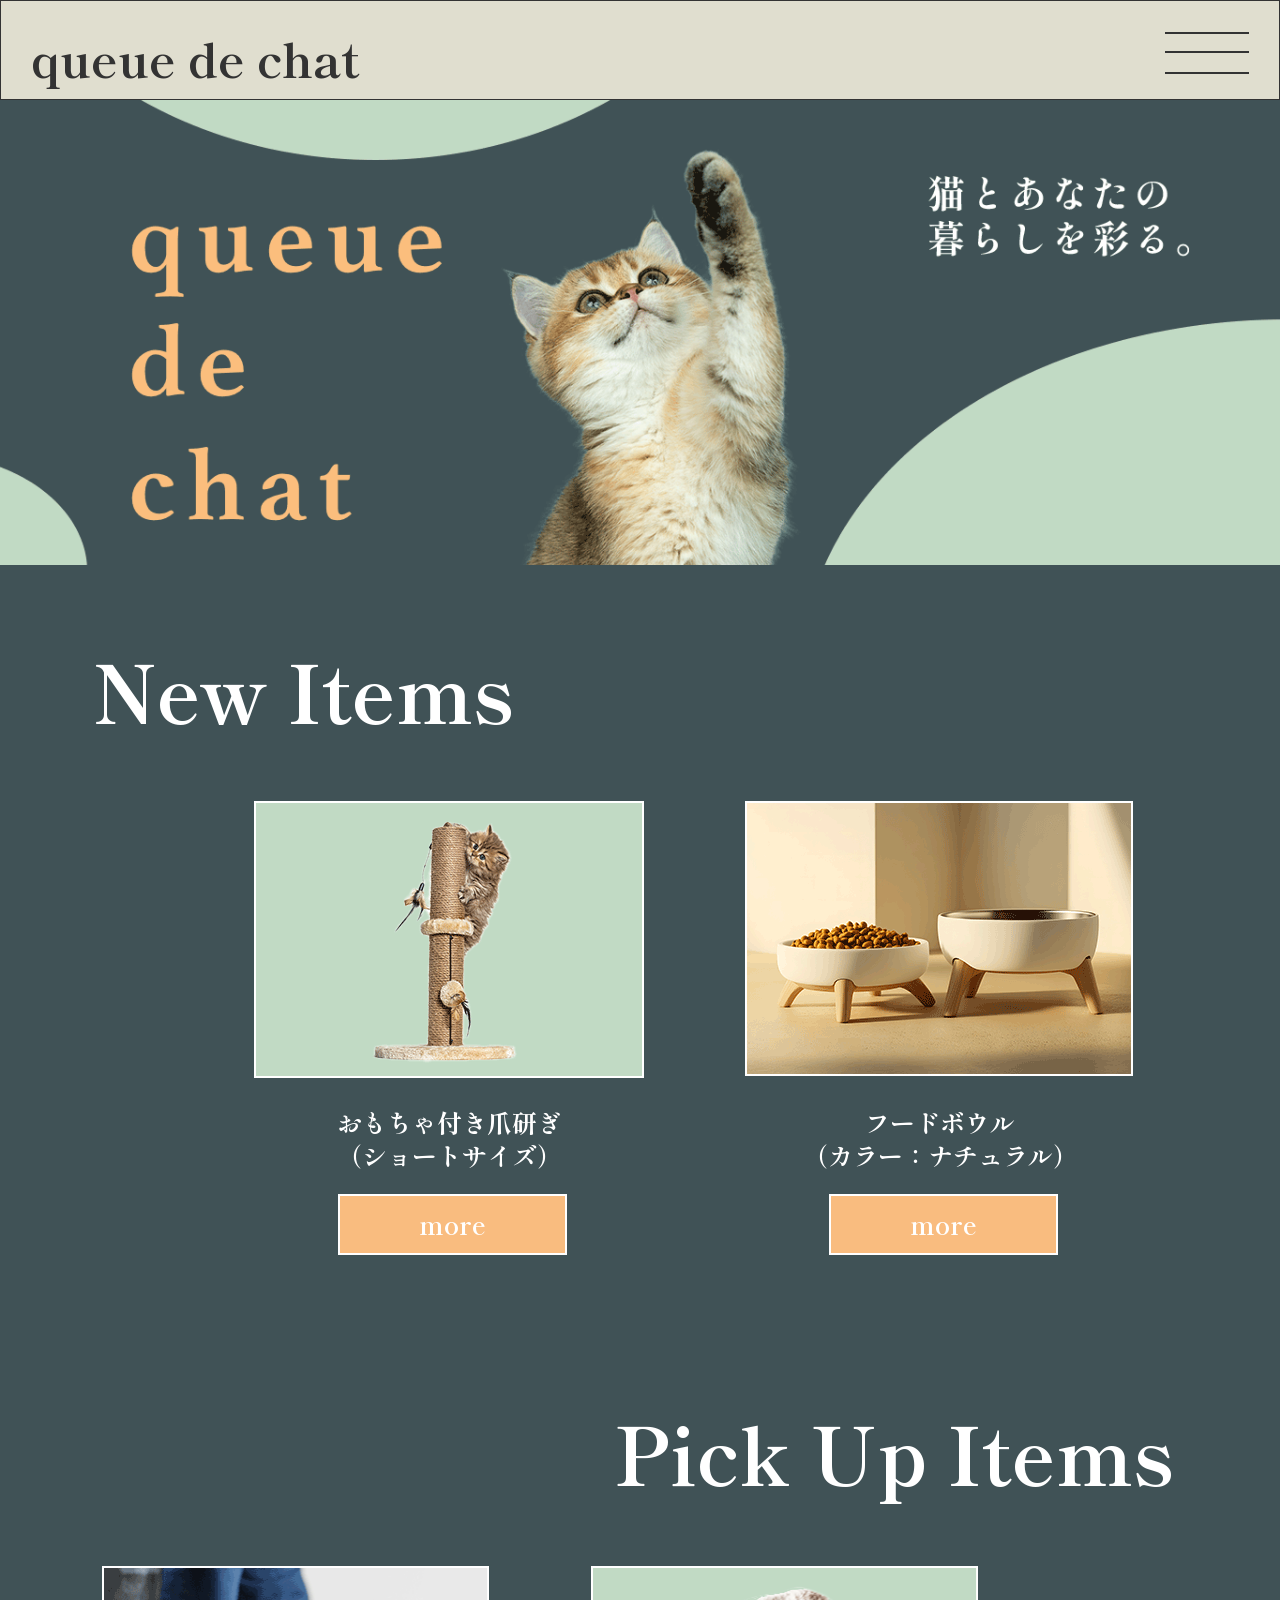
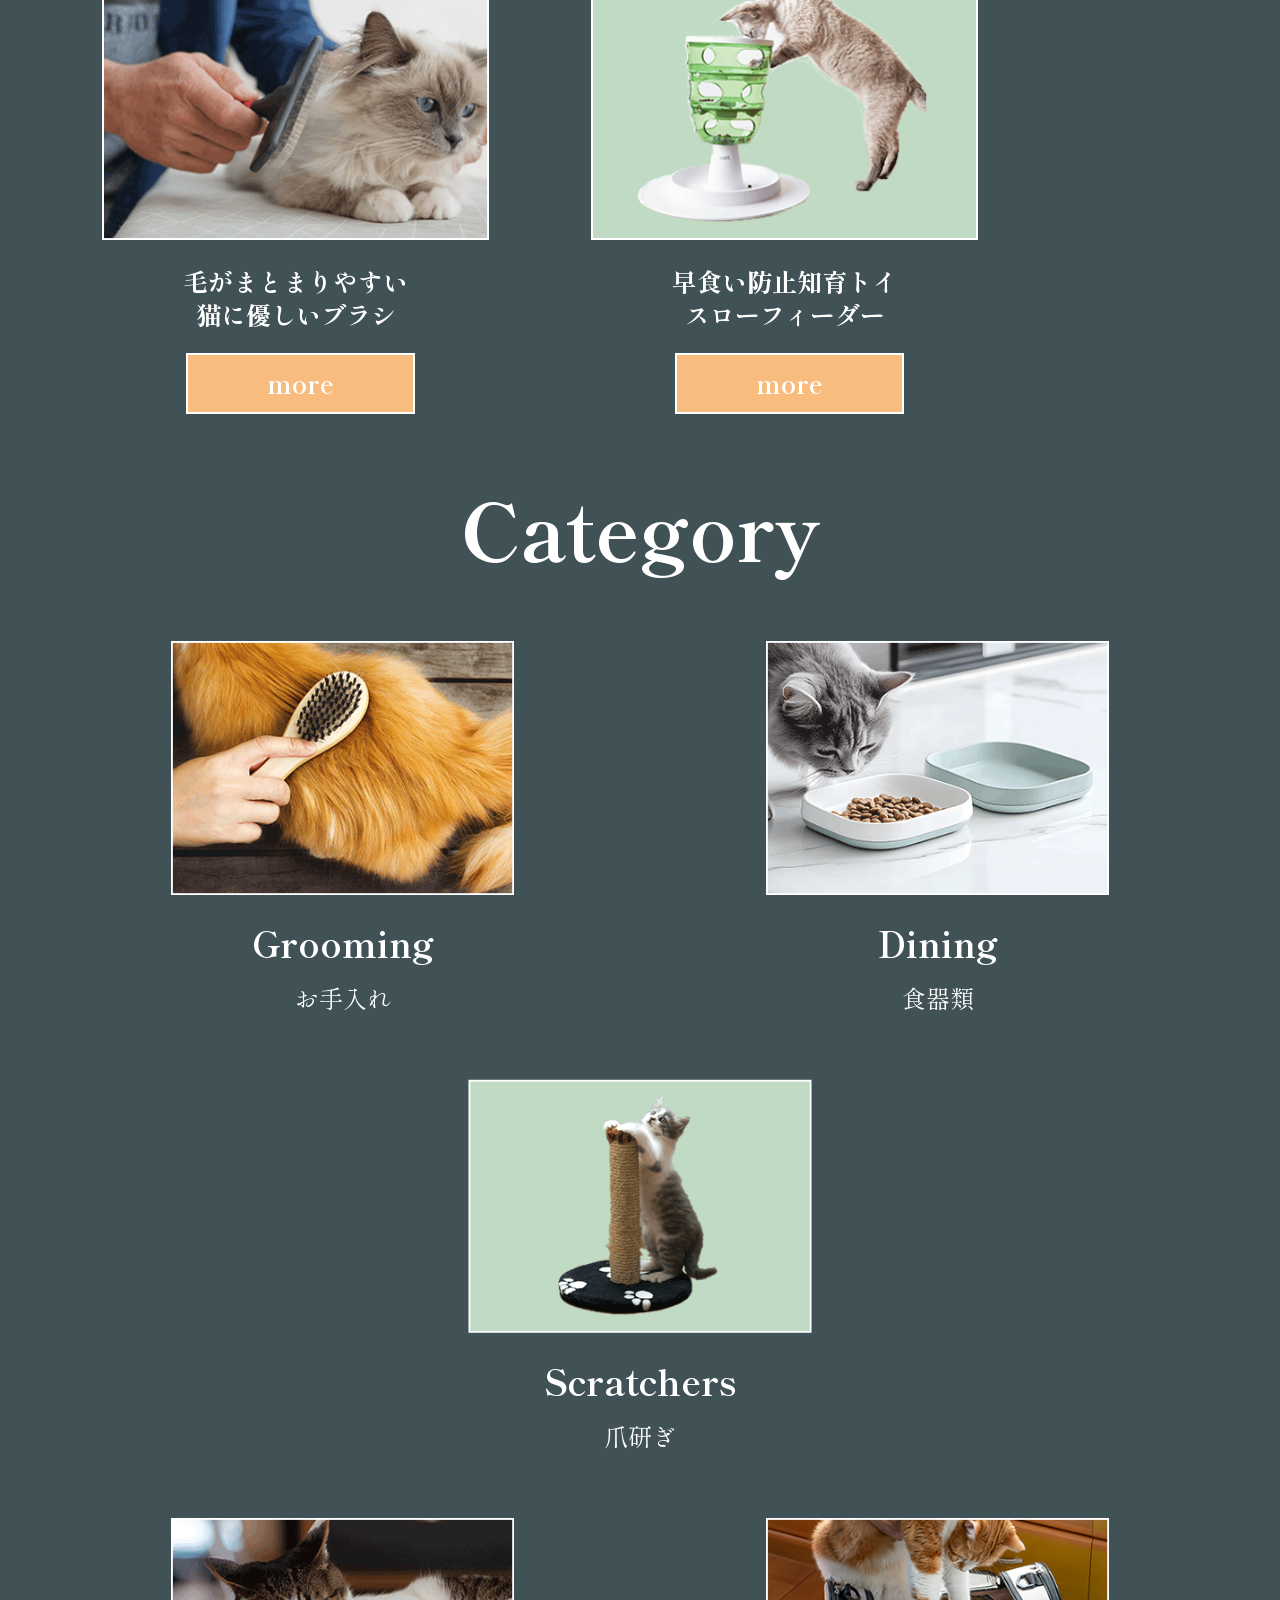
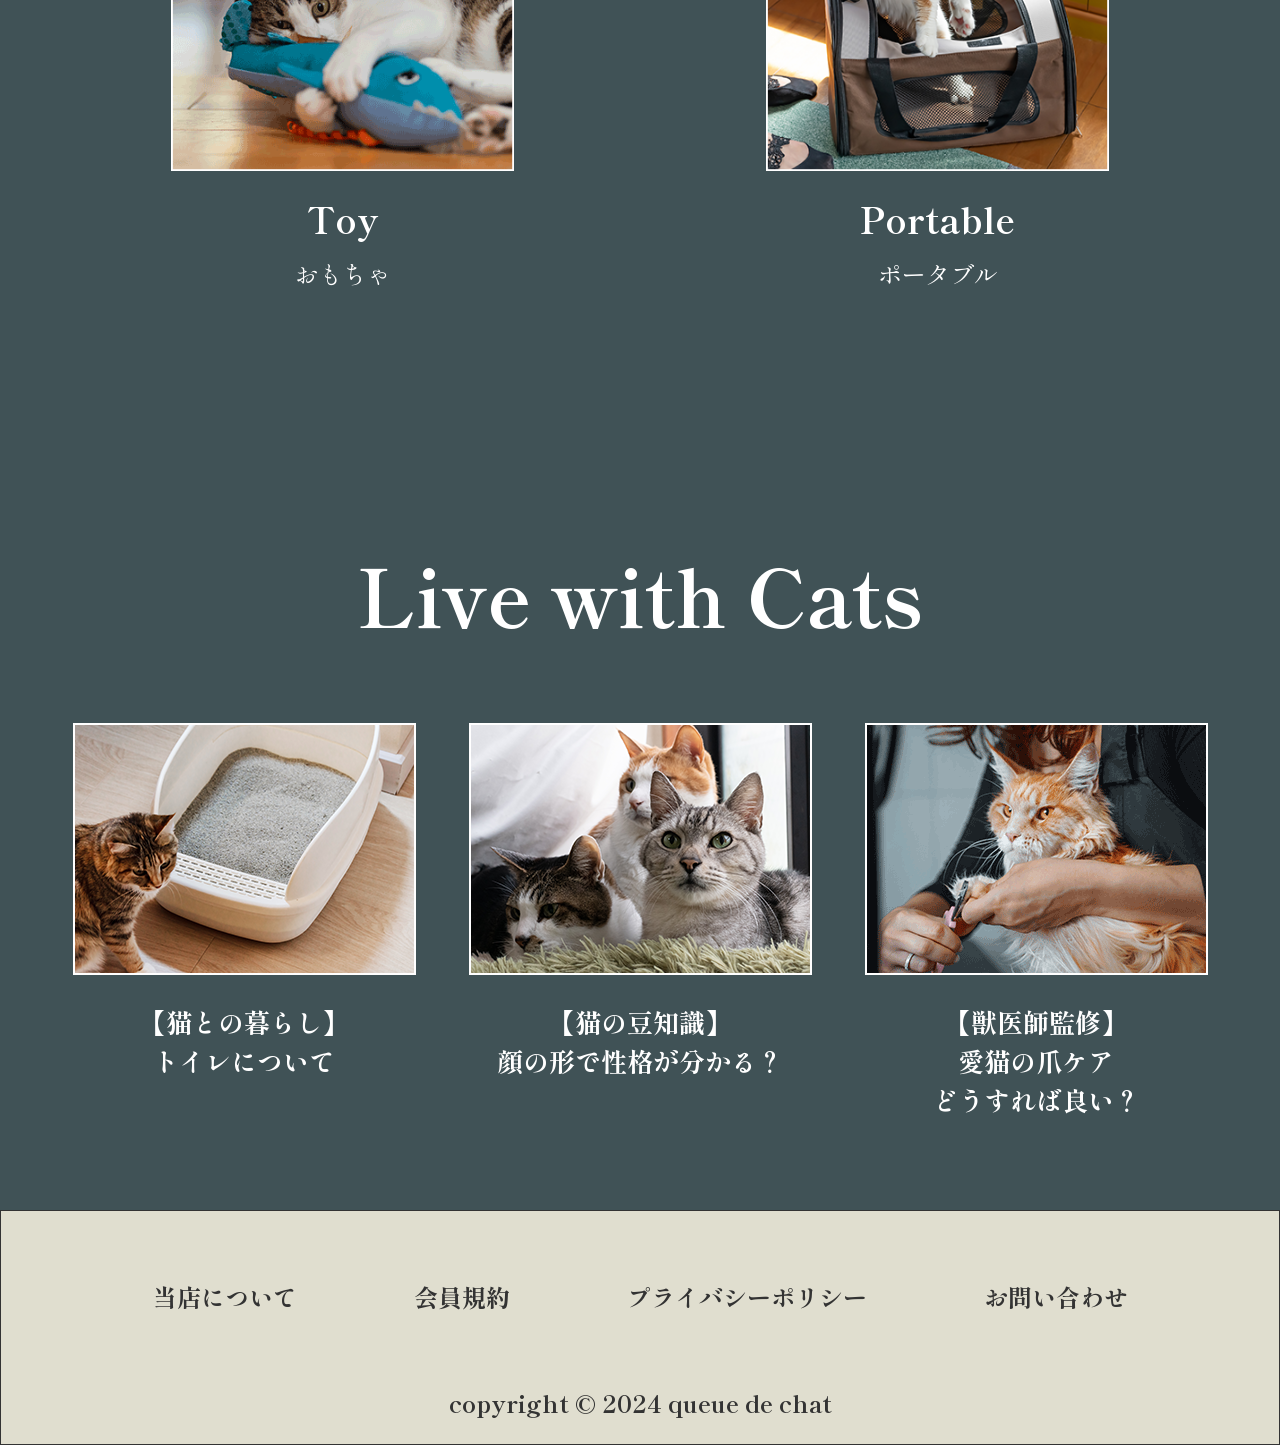
<file: index.html>
<!DOCTYPE html>
<html lang="ja">

<head>
    <meta charset="UTF-8">
    <meta name="viewport" content="width=device-width, initial-scale=1">
    <link rel="stylesheet" href="style.css" type="text/css">
    <title>queue de chat</title>
    <meta name="description" content="猫とあなたの暮らしを彩る。">
    <meta name="keywords" content="猫、オンライン、ショップ、動物、ペット">
    <link rel="preconnect" href="https://fonts.googleapis.com">
    <link rel="preconnect" href="https://fonts.gstatic.com" crossorigin>
    <link href="https://fonts.googleapis.com/css2?family=Shippori+Mincho:wght@400;700&display=swap" rel="stylesheet">
    <script src="https://ajax.googleapis.com/ajax/libs/jquery/3.3.1/jquery.min.js"></script>
    <script>
    $(function(){
        $('#hamburger').on('click',function(){
        $('#hamburger').toggleClass("open");
            $('#header-menu,#overlay').slideToggle();
        });
        // メニュー内のリンクを押したらメニューを閉じる
        $('#header-menu a').on('click',function(){
            $('#hamburger').removeClass("open");
            $('#header-menu,#overlay').hide();
        });
    });
</script>       
</head>

<body>
<!-- ヘッダーここから -->
<header>
    <div id="header_inner">
        <h1>queue de chat</h1>
        <nav id="header-nav">
            <ul id="header-menu">
                <li><a href="products.html">Products</a></li>
                <li><a href="index.html#category">Category</a></li>
                <li><a href="about_us.html">About Us</a></li>
                <li><a href="login.html">Log In</a></li>
            </ul>
        </nav>
        <div id="overlay"></div>
        <div id="hamburger" class="hamburger">
            <span></span>
            <span></span>
            <span></span>
        </div>
    </div>
</header>
<!-- ヘッダーここまで -->

<!-- ファーストビューここから -->
<div id="firstview"></div>
<!-- ファーストビューここまで -->

<!-- 新商品ここから -->
<div id="newitems">
    <h2>New Items</h2>
    <ul>
        <li>
            <dl>
                <dt><img src="images/scratchers_1.png" alt="おもちゃ付き爪研ぎ（ショートサイズ）"></dt>
                <dd class="productname">おもちゃ付き爪研ぎ<br>（ショートサイズ）</dd>
                <a class="productlink" href="#">more</a>
            </dl>
        </li>
        <li>
            <dl>
                <dt><img src="images/foodbowl.png" alt="フードボウル（カラー：ナチュラル）"></dt>
                <dd class="productname">フードボウル<br>（カラー：ナチュラル）</dd>
                <a class="productlink" href="#">more</a>
            </dl>
        </li>
    </ul>
</div>
<!-- 新商品ここまで -->

<!-- おすすめここから -->
<div id="pickup">
    <h2>Pick Up Items</h2>
    <ul>
        <li>
            <dl>
                <dt><img src="images/brush.png" alt="毛がまとまりやすい猫に優しいブラシ"></dt>
                <dd class="productname">毛がまとまりやすい<br>猫に優しいブラシ</dd>
                <a class="productlink" href="#">more</a>
            </dl>
        </li>
        <li>
            <dl>
                <dt><img src="images/slowfeeder.png" alt="早食い防止知育トイスローフィーダー"></dt>
                <dd class="productname">早食い防止知育トイ<br>スローフィーダー</dd>
                <a class="productlink" href="#">more</a>
            </dl>
        </li>
    </ul>

</div>
<!-- おすすめここまで -->

<!-- カテゴリーここから -->
<div id="category">
    <h2>Category</h2>
    <div class="x-container">
    <ul>
        <li class="box box1">
            <dl>
                <dt><a href="#"><img src="images/grooming.png" alt="お手入れ"></a></dt>
                <dd>Grooming</dd>
                <span>お手入れ</span>
            </dl>
        </li>
        <li class="box box2">
            <dl>
                <dt><a href="#"><img src="images/dishware.png" alt="食器類"></a></dt>
                <dd>Dining</dd>
                <span>食器類</span>
            </dl>
        </li>
        <li class="box center-box">
            <dl>
                <dt><a href="#"><img src="images/scratchers_2.png" alt="爪研ぎ"></a></dt>
                <dd>Scratchers</dd>
                <span>爪研ぎ</span>
            </dl>
        </li>
        <li class="box box3">
            <dl>
                <dt><a href="#"><img src="images/toy.png" alt="おもちゃ"></a></dt>
                <dd>Toy</dd>
                <span>おもちゃ</span>
            </dl>
        </li>
        <li class="box box4">
            <dl>
                <dt><a href="#"><img src="images/portable.png" alt="ポータブル"></a></dt>
                <dd>Portable</dd>
                <span>ポータブル</span>
            </dl>
        </li>
    </ul>
    </div>
</div>
<!-- カテゴリーここまで -->

<!-- コラムここから -->
<div id="column">
    <h2>Live with Cats</h2>
    <ul>
        <li>
            <dl>
                <dt><a href="#"><img src="images/toilet.png" alt="猫との暮らし"></a></dt>
                <dd>【猫との暮らし】<br>トイレについて</dd>
            </dl>
        </li>
        <li>
            <dl>
                <dt><a href="#"><img src="images/trivia.png" alt="猫の健康管理"></a></dt>
                <dd>【猫の豆知識】<br>顔の形で性格が分かる？</dd>
            </dl>
        </li>
        <li>
            <dl>
                <dt><a href="#"><img src="images/nailcare.png" alt="猫の健康管理"></a></dt>
                <dd>【獣医師監修】<br>愛猫の爪ケア<br>どうすれば良い？</dd>
                
            </dl>
        </li>
    </ul>
</div>
<!-- コラムここまで -->

<!-- フッターここから -->
<footer>
        <ul>
            <li><a href="#">当店について</a></li>
            <li><a href="#">会員規約</a></li>
            <li><a href="#">プライバシーポリシー</a></li>
            <li><a href="#">お問い合わせ</a></li>
        </ul>
        <p>copyright © 2024 queue de chat</p>
</footer>
<!-- フッターここまで -->
</body>


</html>
</file>
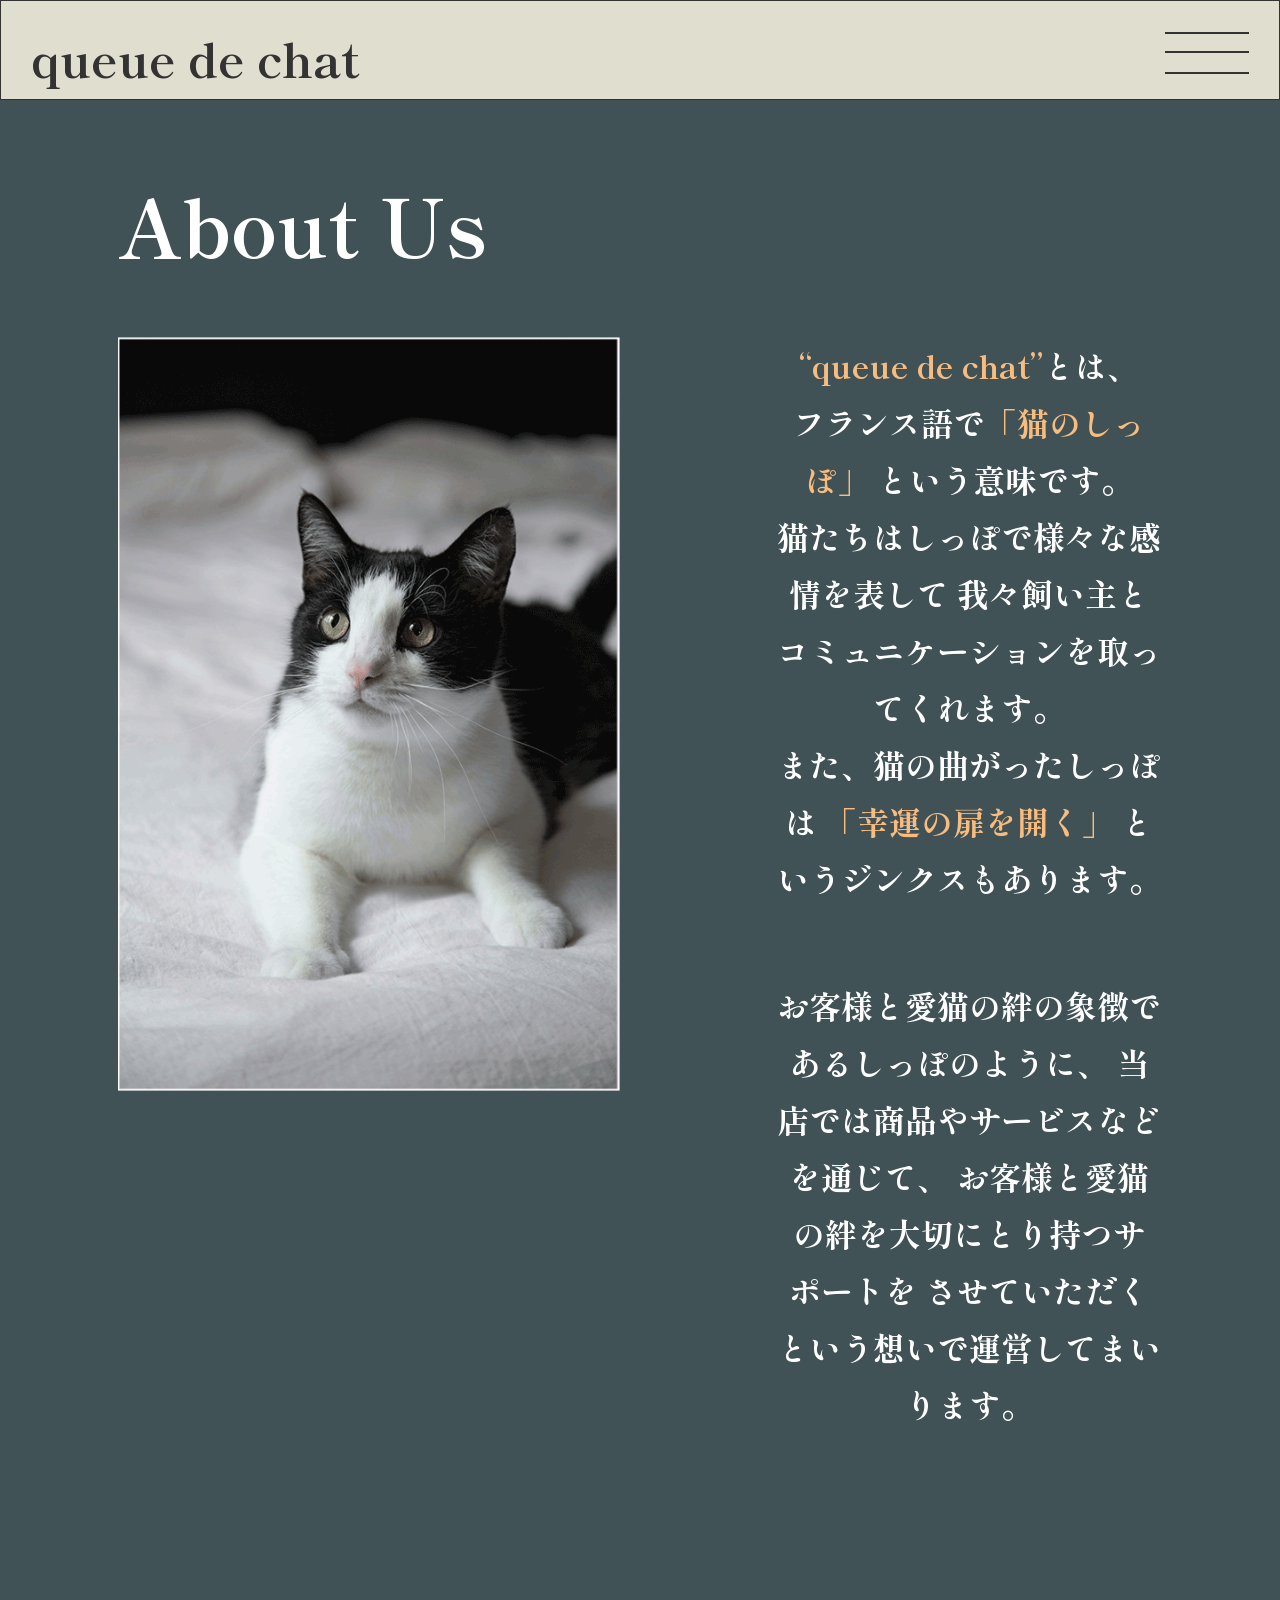
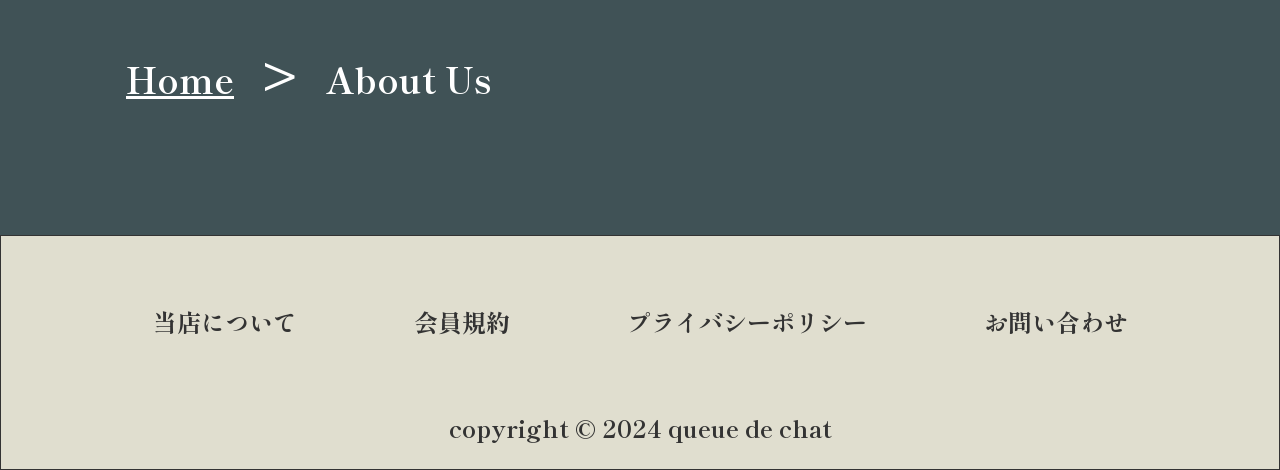
<file: about_us.html>
<!DOCTYPE html>
<html lang="ja">

<head>
    <meta charset="UTF-8">
    <meta name="viewport" content="width=device-width, initial-scale=1">
    <link rel="stylesheet" href="style.css" type="text/css">
    <title>queue de chat</title>
    <meta name="description" content="猫とあなたの暮らしを彩る。">
    <meta name="keywords" content="猫、オンライン、ショップ、動物、ペット">
    <link rel="preconnect" href="https://fonts.googleapis.com">
    <link rel="preconnect" href="https://fonts.gstatic.com" crossorigin>
    <link href="https://fonts.googleapis.com/css2?family=Shippori+Mincho:wght@400;700&display=swap" rel="stylesheet">
<script src="https://ajax.googleapis.com/ajax/libs/jquery/3.3.1/jquery.min.js"></script>
    <script>
    $(function(){
        $('#hamburger').on('click',function(){
        $('#hamburger').toggleClass("open");
            $('#header-menu,#overlay').slideToggle();
        });
        // メニュー内のリンクを押したらメニューを閉じる
        $('#header-menu a').on('click',function(){
            $('#hamburger').removeClass("open");
            $('#header-menu,#overlay').hide();
        });
    });
</script>       
</head>

<body>
<!-- ヘッダーここから -->
<header>
    <div id="header_inner">
        <h1>queue de chat</h1>

        <nav id="header-nav">
            <ul id="header-menu">
                <li><a href="products.html">Products</a></li>
                <li><a href="index.html#category">Category</a></li>
                <li><a href="about_us.html">About Us</a></li>
                <li><a href="login.html">Log In</a></li>
            </ul>
        </nav>
        <div id="overlay"></div>
        <div id="hamburger" class="hamburger">
            <span></span>
            <span></span>
            <span></span>
        </div>
    </div>
</header>
<!-- ヘッダーここまで -->


<!-- 自社紹介 ここから -->
<h2 class="about">About Us</h2>
<div class="detail">
    <div class="side_image"><img src="images/about_us.png" alt="About Us"></div>

    <div class="side_text">
    <p><span>“queue de chat”</span>とは、<br>
    フランス語で<span>「猫のしっぽ」</span>
    という意味です。<br>
    猫たちはしっぽで様々な感情を表して
    我々飼い主とコミュニケーションを取ってくれます。<br>
    また、猫の曲がったしっぽは
    <span>「幸運の扉を開く」</span>
    というジンクスもあります。</p>

    <p>お客様と愛猫の絆の象徴であるしっぽのように、
    当店では商品やサービスなどを通じて、
    お客様と愛猫の絆を大切にとり持つサポートを
    させていただくという想いで運営してまいります。</p>
    </div>

</div>
<!-- 自社紹介 ここまで -->

<!-- パンくずリスト ここから-->
<nav aria-label="Breadcrumb" class="breadcrumb">
    <ol>
        <li><a href="https://queue-de-chat.vercel.app/">Home</a></li>
        <li><span aria-current="page">About Us</span></li>
    </ol>
</nav>
<!-- パンくずリスト ここまで-->

<!-- フッターここから -->
<footer>
        <ul>
            <li><a href="#">当店について</a></li>
            <li><a href="#">会員規約</a></li>
            <li><a href="#">プライバシーポリシー</a></li>
            <li><a href="#">お問い合わせ</a></li>
        </ul>
        <p>copyright © 2024 queue de chat</p>
</footer>
<!-- フッターここまで -->
</body>


</html>
</file>
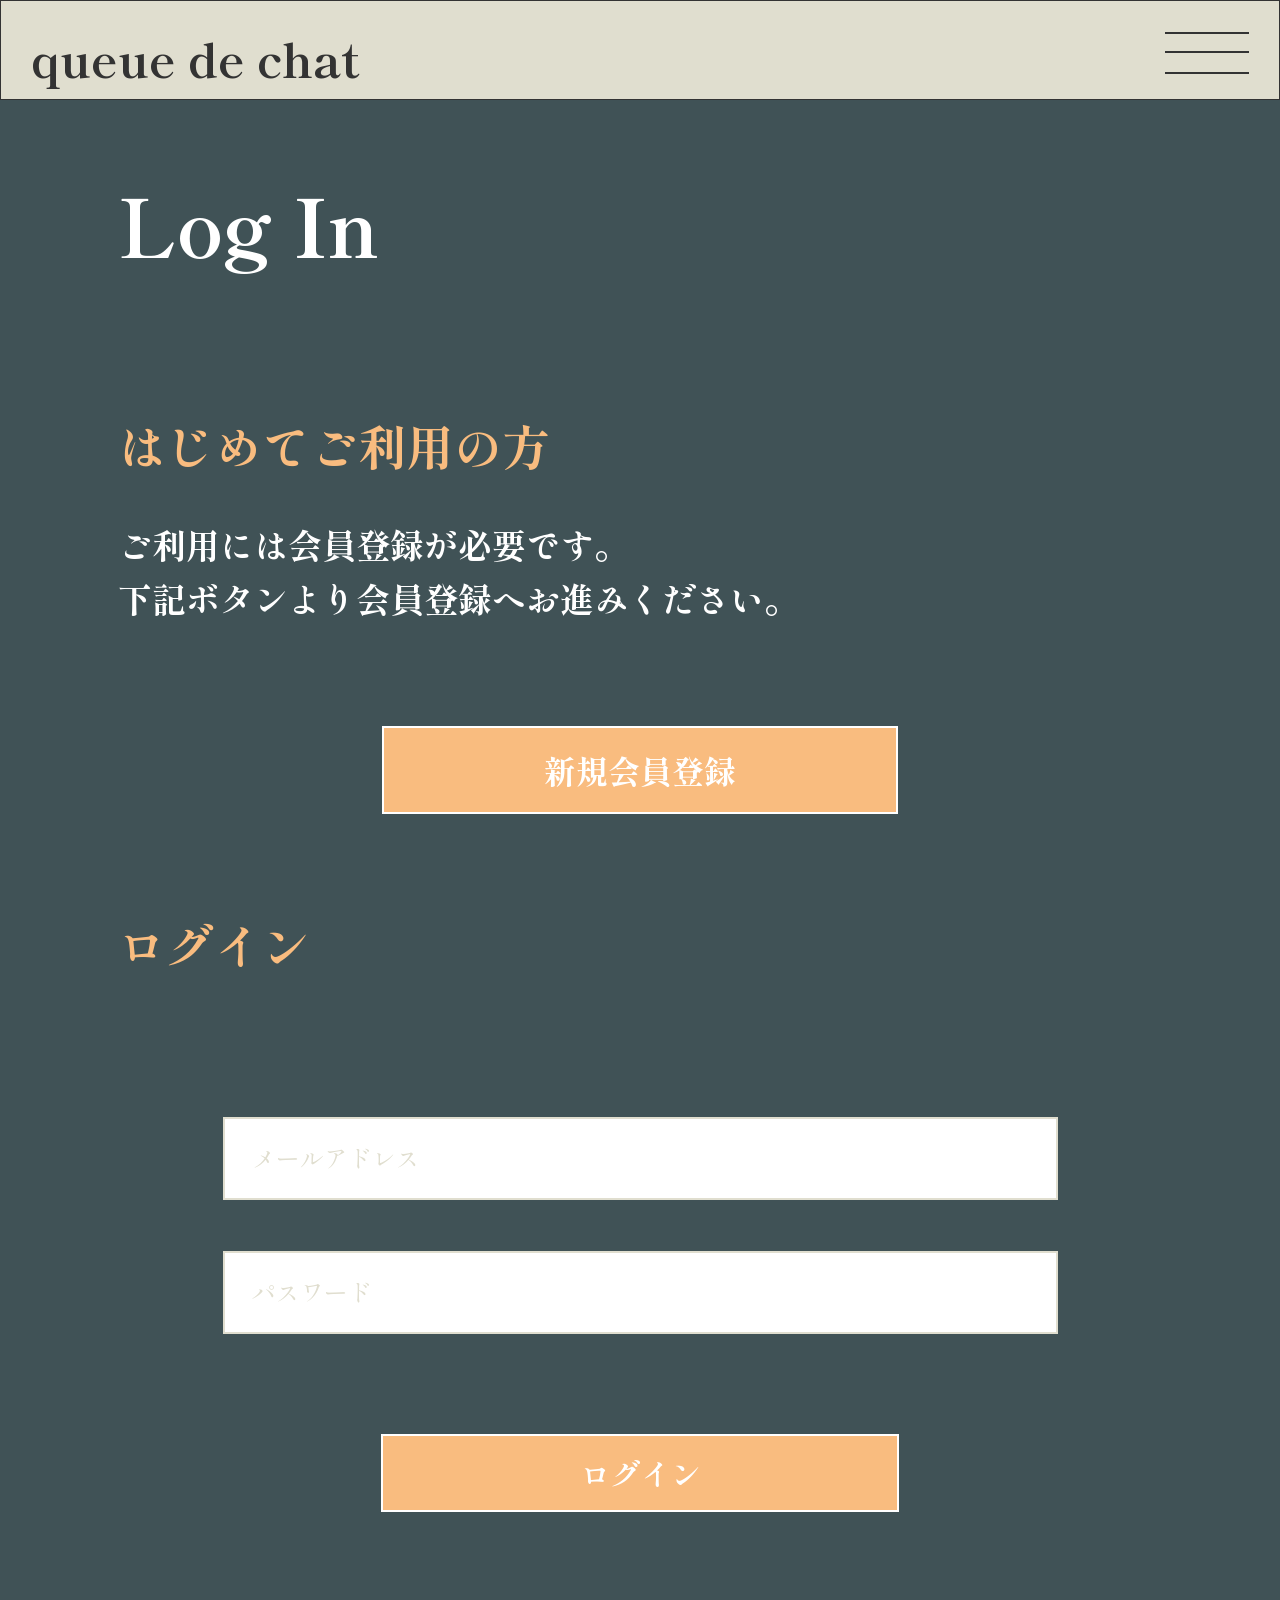
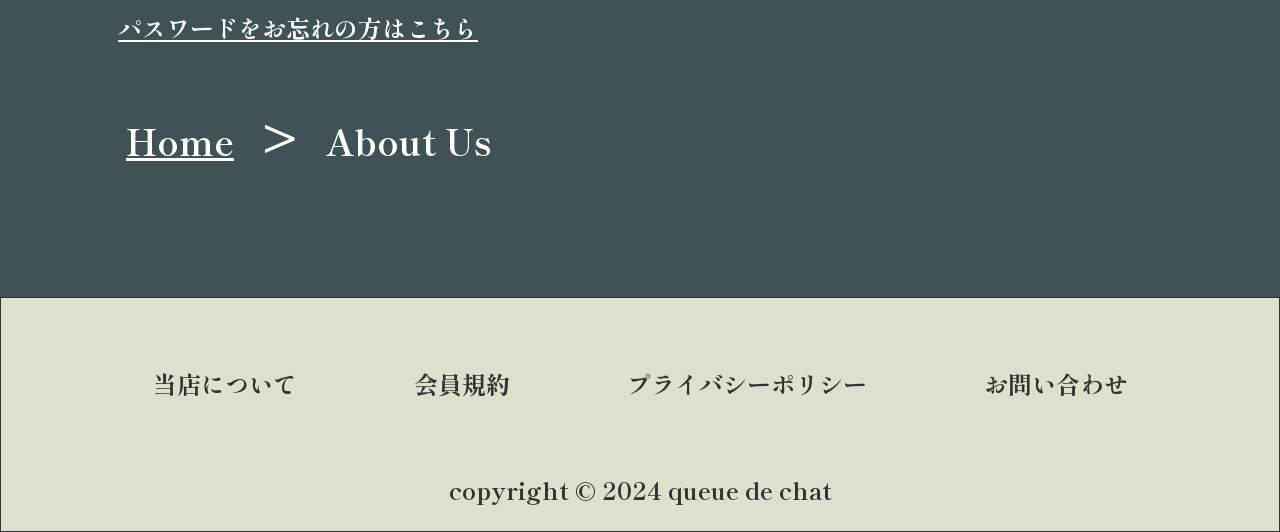
<file: login.html>
<!DOCTYPE html>
<html lang="ja">

<head>
    <meta charset="UTF-8">
    <meta name="viewport" content="width=device-width, initial-scale=1">
    <link rel="stylesheet" href="style.css" type="text/css">
    <title>queue de chat</title>
    <meta name="description" content="猫とあなたの暮らしを彩る。">
    <meta name="keywords" content="猫、オンライン、ショップ、動物、ペット">
    <link rel="preconnect" href="https://fonts.googleapis.com">
    <link rel="preconnect" href="https://fonts.gstatic.com" crossorigin>
    <link href="https://fonts.googleapis.com/css2?family=Shippori+Mincho:wght@400;700&display=swap" rel="stylesheet">
<script src="https://ajax.googleapis.com/ajax/libs/jquery/3.3.1/jquery.min.js"></script>
    <script>
    $(function(){
        $('#hamburger').on('click',function(){
        $('#hamburger').toggleClass("open");
            $('#header-menu,#overlay').slideToggle();
        });
        // メニュー内のリンクを押したらメニューを閉じる
        $('#header-menu a').on('click',function(){
            $('#hamburger').removeClass("open");
            $('#header-menu,#overlay').hide();
        });
    });
</script>       
</head>

<body>
<!-- ヘッダーここから -->
<header>
    <div id="header_inner">
        <h1>queue de chat</h1>

        <nav id="header-nav">
            <ul id="header-menu">
                <li><a href="products.html">Products</a></li>
                <li><a href="index.html#category">Category</a></li>
                <li><a href="about_us.html">About Us</a></li>
                <li><a href="login.html">Log In</a></li>
            </ul>
        </nav>
        <div id="overlay"></div>
        <div id="hamburger" class="hamburger">
            <span></span>
            <span></span>
            <span></span>
        </div>
    </div>
</header>
<!-- ヘッダーここまで -->


<!-- ログイン ここから -->
<div class="login_form">
    <h2>Log In</h2>
    <h3 class="membership_registration">はじめてご利用の方</h3>
    <p>ご利用には会員登録が必要です。<br>
    下記ボタンより会員登録へお進みください。</p>
    <a href="#" class="register_button">新規会員登録</a>

    <h3 class="membership_login">ログイン</h3>

    <form action="login.php" method="post">
        <div class="form_box_mail">
            <input type="email" id="email" name="email" required placeholder="メールアドレス">
        </div>

        <div class="form_box_password">
            <input type="password" id="password" name="password" required placeholder="パスワード">
        </div>
        <button type="submit">ログイン</button>
    </form>
</div>
    <p class="forgot_guide"><a href="#">パスワードをお忘れの方はこちら</a></p>

<!-- ログイン ここまで -->


<!-- パンくずリスト ここから-->
<nav aria-label="Breadcrumb" class="breadcrumb">
    <ol>
        <li><a href="https://queue-de-chat.vercel.app/">Home</a></li>
        <li><span aria-current="page">About Us</span></li>
    </ol>
</nav>
<!-- パンくずリスト ここまで-->

<!-- フッターここから -->
<footer>
        <ul>
            <li><a href="#">当店について</a></li>
            <li><a href="#">会員規約</a></li>
            <li><a href="#">プライバシーポリシー</a></li>
            <li><a href="#">お問い合わせ</a></li>
        </ul>
        <p>copyright © 2024 queue de chat</p>
</footer>
<!-- フッターここまで -->
</body>


</html>
</file>
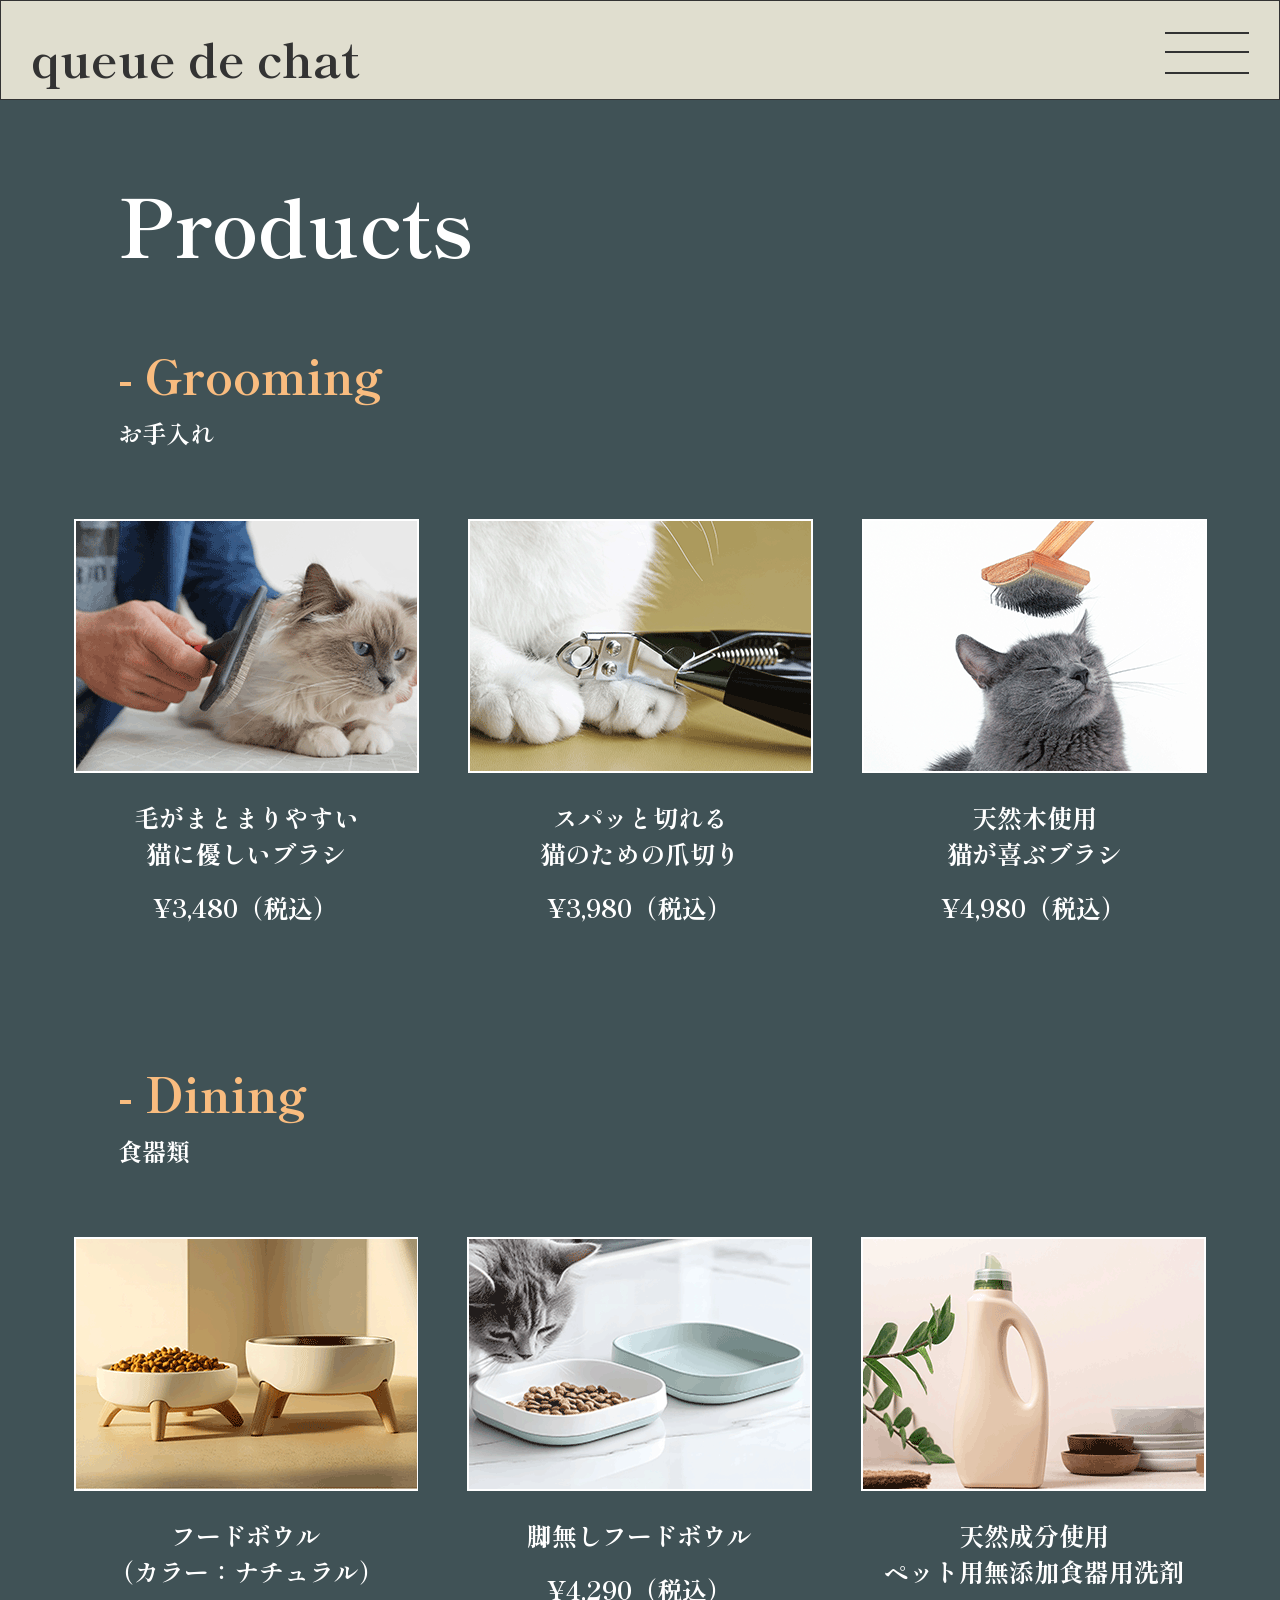
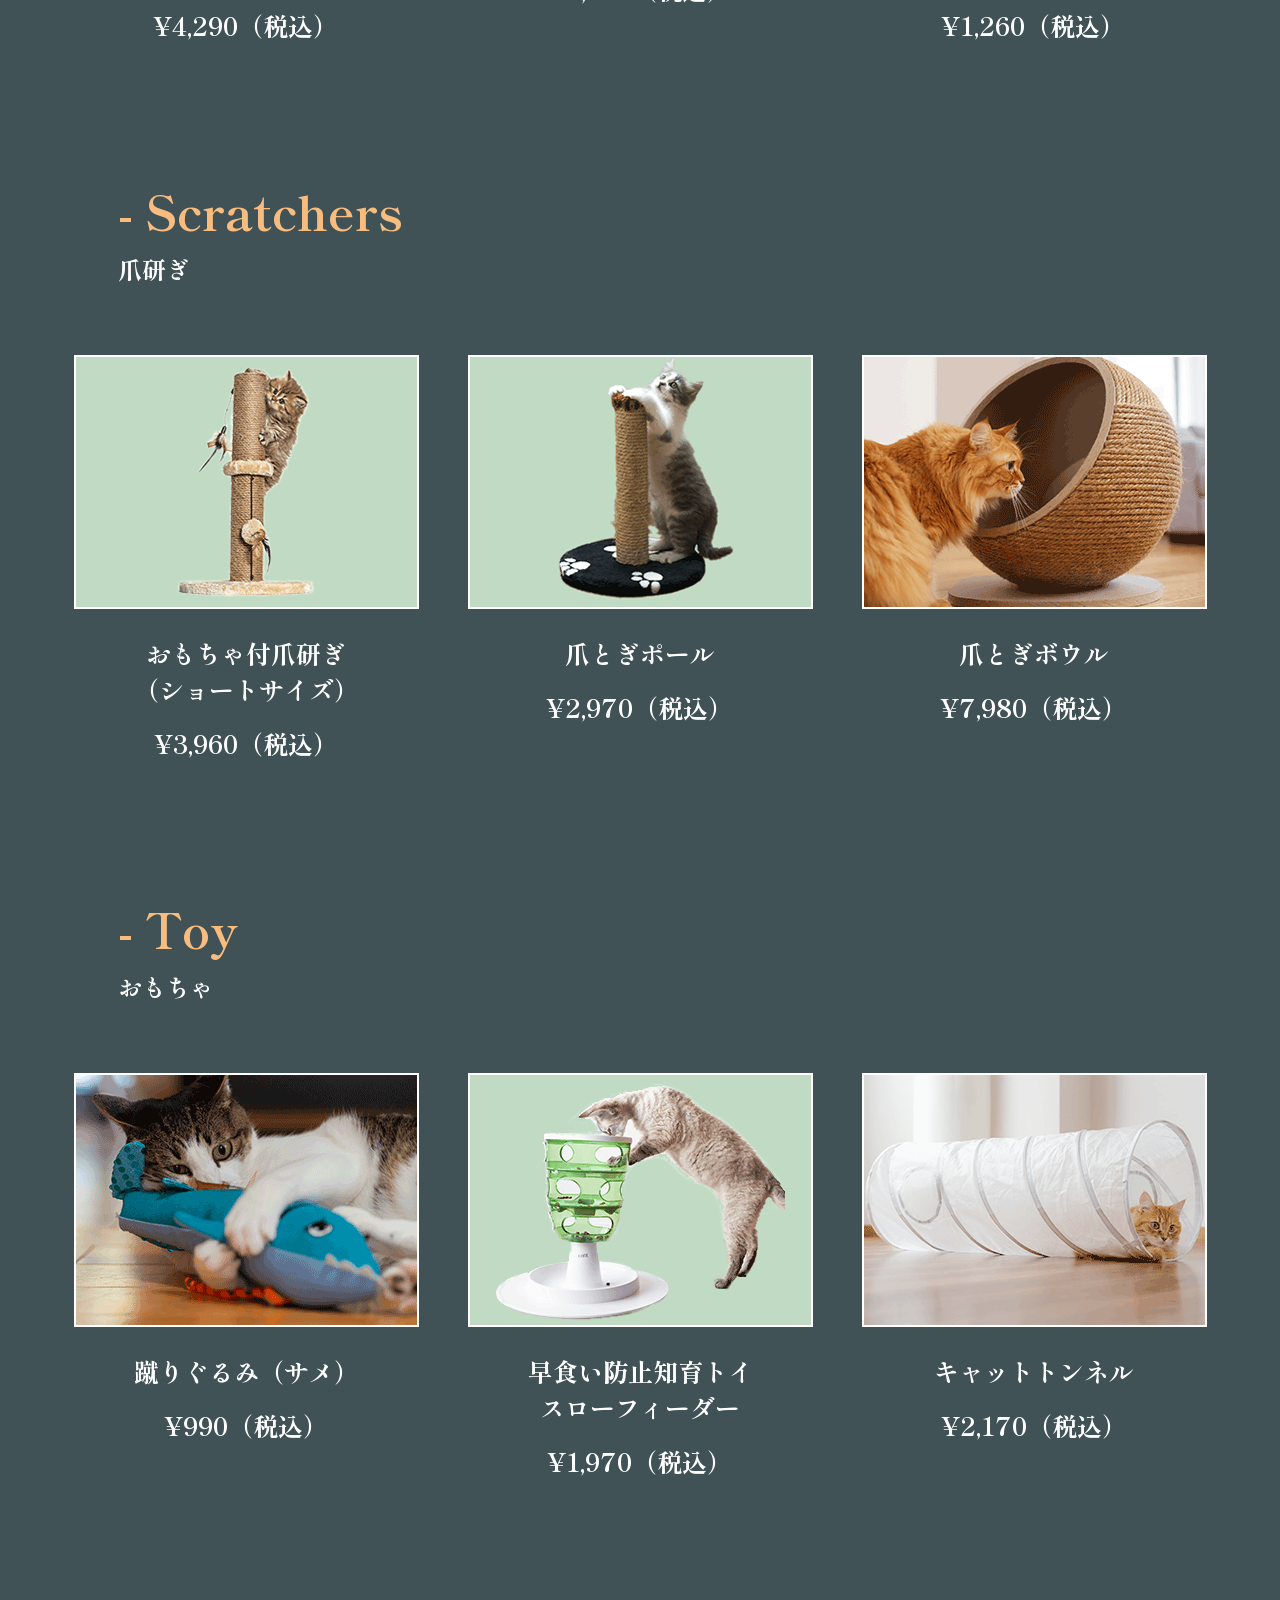
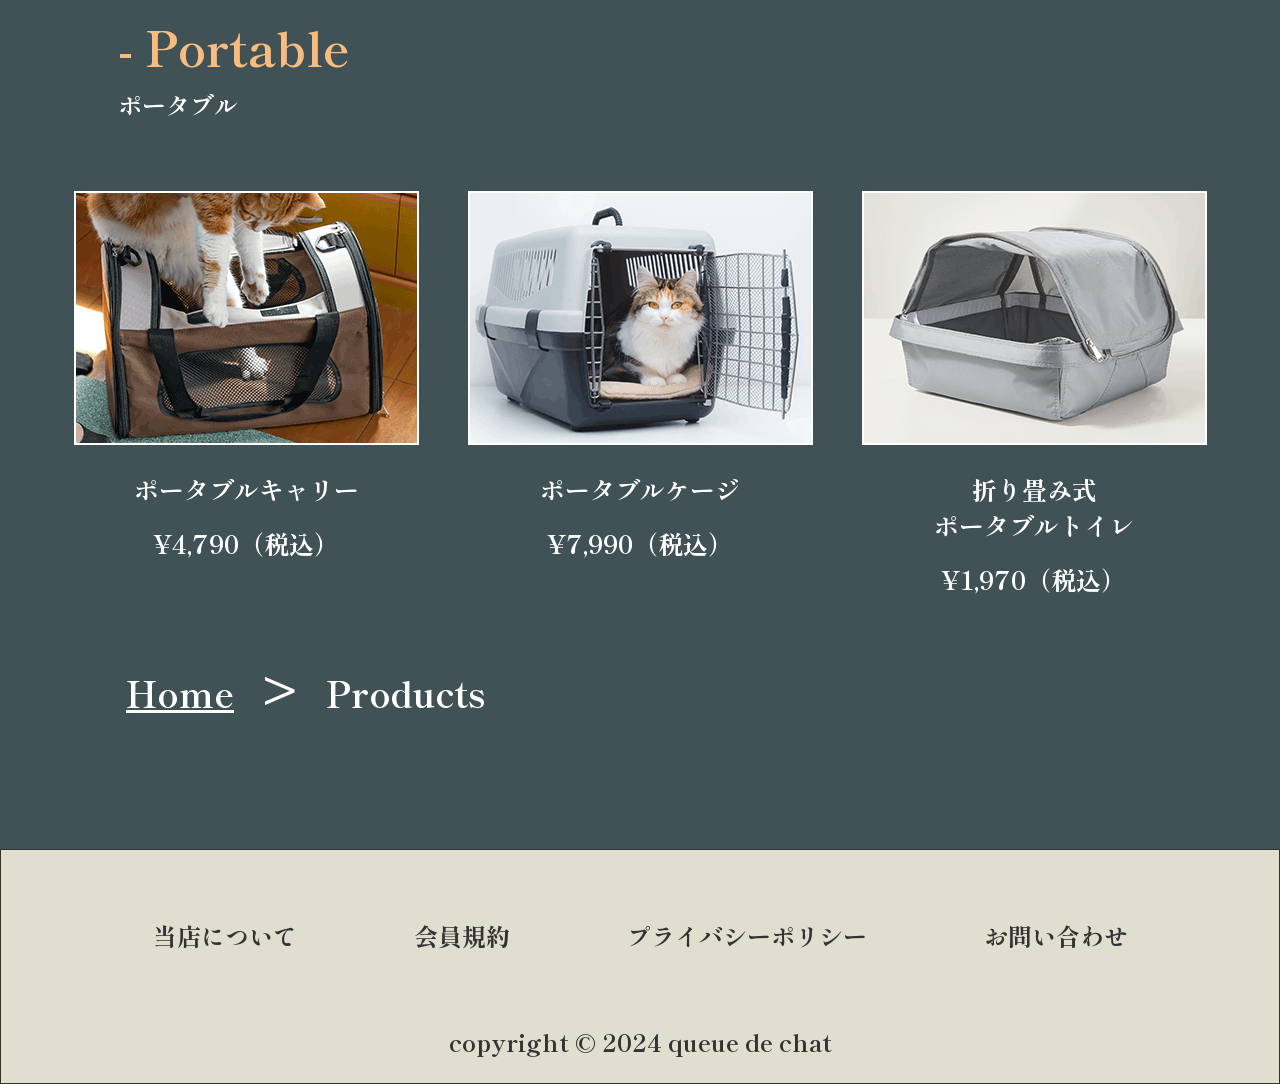
<file: products.html>
<!DOCTYPE html>
<html lang="ja">

<head>
    <meta charset="UTF-8">
    <meta name="viewport" content="width=device-width, initial-scale=1">
    <link rel="stylesheet" href="style.css" type="text/css">
    <title>queue de chat</title>
    <meta name="description" content="猫とあなたの暮らしを彩る。">
    <meta name="keywords" content="猫、オンライン、ショップ、動物、ペット">
    <link rel="preconnect" href="https://fonts.googleapis.com">
    <link rel="preconnect" href="https://fonts.gstatic.com" crossorigin>
    <link href="https://fonts.googleapis.com/css2?family=Shippori+Mincho:wght@400;700&display=swap" rel="stylesheet">
    <script src="https://ajax.googleapis.com/ajax/libs/jquery/3.3.1/jquery.min.js"></script>
    <script>
    $(function(){
        $('#hamburger').on('click',function(){
        $('#hamburger').toggleClass("open");
            $('#header-menu,#overlay').slideToggle();
        });
        // メニュー内のリンクを押したらメニューを閉じる
        $('#header-menu a').on('click',function(){
            $('#hamburger').removeClass("open");
            $('#header-menu,#overlay').hide();
        });
    });
</script>       
</head>

<body>
<!-- ヘッダーここから -->
<header>
    <div id="header_inner">
        <h1>queue de chat</h1>

        <nav id="header-nav">
            <ul id="header-menu">
                <li><a href="products.html">Products</a></li>
                <li><a href="index.html#category">Category</a></li>
                <li><a href="about_us.html">About Us</a></li>
                <li><a href="login.html">Log In</a></li>
            </ul>
        </nav>
        <div id="overlay"></div>
        <div id="hamburger" class="hamburger">
            <span></span>
            <span></span>
            <span></span>
        </div>
    </div>
</header>
<!-- ヘッダーここまで -->


<!-- 取扱商品 ここから -->
<div id="products">
    <h2>Products</h2>
</div>
<!-- お手入れ ここから-->
<div id="grooming">
    <h3>- Grooming</h3>
    <p>お手入れ</p>
        <ul>
            <li>
                <dl>
                    <dt><img src="images/brush1.png" alt="毛がまとまりやすい猫に優しいブラシ"></dt>
                    <dd class="productname">毛がまとまりやすい<br>猫に優しいブラシ</dd>
                    <dd class="price">¥3,480（税込）</dd>
                </dl>
            </li>
            <li>
                <dl>
                    <dt><img src="images/nailcare2.png" alt="スパッと切れる猫のための爪切り"></dt>
                    <dd class="productname">スパッと切れる<br>猫のための爪切り</dd>
                    <dd class="price">¥3,980（税込）</dd>
                </dl>
            </li>
            <li>
                <dl>
                    <dt><img src="images/brush2.png" alt="天然木使用猫が喜ぶブラシ"></dt>
                    <dd class="productname">天然木使用<br>猫が喜ぶブラシ</dd>
                    <dd class="price">¥4,980（税込）</dd>
                </dl>
            </li>
        </ul>
</div>
<!-- お手入れ ここまで-->

<!-- 食器類 ここから -->
<div id="Dining">
    <h3>- Dining</h3>
    <p>食器類</p>
    <ul>
        <li>
            <dl>
                <dt><img src="images/foodbowl_1.png" alt="フードボウル（カラー：ナチュラル）"></dt>
                <dd class="productname">フードボウル<br>（カラー：ナチュラル）</dd>
                <dd class="price">¥4,290（税込）</dd>
            </dl>
        </li>
        <li>
            <dl>
                <dt><img src="images/foodbowl_2.png" alt="脚無しフードボウル"></dt>
                <dd class="productname">脚無しフードボウル</dd>
                <dd class="price">¥4,290（税込）</dd>
            </dl>
        </li>
        <li>
            <dl>
                <dt><img src="images/dishwash.png" alt="天然成分使用ペット用無添加食器用洗剤"></dt>
                <dd class="productname">天然成分使用<br>ペット用無添加食器用洗剤</dd>
                <dd class="price">¥1,260（税込）</dd>
            </dl>
        </li>
    </ul>
</div>
<!-- 食器類ここまで -->

<!-- 爪研ぎ ここから -->
<div id="Scratchers">
    <h3>- Scratchers</h3>
    <p>爪研ぎ</p>
    <ul>
        <li>
            <dl>
                <dt><img src="images/scratchers_01.png
                    " alt="おもちゃ付爪研ぎ（ショートサイズ）"></dt>
                <dd class="productname">おもちゃ付爪研ぎ<br>（ショートサイズ）</dd>
                <dd class="price">¥3,960（税込）</dd>
            </dl>
        </li>
        <li>
            <dl>
                <dt><img src="images/scratchers_02.png" alt="爪とぎポール"></dt>
                <dd class="productname">爪とぎポール</dd>
                <dd class="price">¥2,970（税込）</dd>
            </dl>
        </li>
        <li>
            <dl>
                <dt><img src="images/scratchers_03.png" alt="爪とぎボウル"></dt>
                <dd class="productname">爪とぎボウル</dd>
                <dd class="price">¥7,980（税込）</dd>
            </dl>
        </li>
</div>
<!-- 爪研ぎ ここまで -->

<!-- おもちゃ ここから -->
<div id="Toy">
    <h3>- Toy</h3>
    <p>おもちゃ</p>
    <ul>
        <li>
            <dl>
                <dt><img src="images/toy_1.png" alt="蹴りぐるみ（サメ）"></dt>
                <dd class="productname">蹴りぐるみ（サメ）</dd>
                <dd class="price">¥990（税込）</dd>
            </dl>
        </li>
        <li>
            <dl>
                <dt><img src="images/toy_2.png" alt="早食い防止知育トイ スローフィーダー"></dt>
                <dd class="productname">早食い防止知育トイ<br>スローフィーダー</dd>
                <dd class="price">¥1,970（税込）</dd>
            </dl>
        </li>
        <li>
            <dl>
                <dt><img src="images/toy_3.png" alt="キャットトンネル"></dt>
                <dd class="productname">キャットトンネル</dd>
                <dd class="price">¥2,170（税込）</dd>
            </dl>
        </li>
</div>
<!-- おもちゃ ここまで -->

<!-- ポータブル ここから -->
<div id="Portable">
    <h3>- Portable</h3>
    <p>ポータブル</p>
    <ul>
        <li>
            <dl>
                <dt><img src="images/portable_1.png" alt="ポータブルキャリー"></dt>
                <dd class="productname">ポータブルキャリー</dd>
                <dd class="price">¥4,790（税込）</dd>
            </dl>
        </li>
        <li>
            <dl>
                <dt><img src="images/portable_2.png" alt="ポータブルケージ"></dt>
                <dd class="productname">ポータブルケージ</dd>
                <dd class="price">¥7,990（税込）</dd>
            </dl>
        </li>
        <li>
            <dl>
                <dt><img src="images/portable_3.png" alt="折り畳み式 ポータブルトイレ"></dt>
                <dd class="productname">折り畳み式<br>ポータブルトイレ</dd>
                <dd class="price">¥1,970（税込）</dd>
            </dl>
        </li>
</div>
<!-- ポータブル ここまで -->
<!-- 取扱商品 ここまで -->

<!-- パンくずリスト ここから-->
<nav aria-label="Breadcrumb" class="breadcrumb">
    <ol>
        <li><a href="https://queue-de-chat.vercel.app/">Home</a></li>
        <li><span aria-current="page">Products</span></li>
    </ol>
</nav>
<!-- パンくずリスト ここまで-->

<!-- フッターここから -->
<footer>
        <ul>
            <li><a href="#">当店について</a></li>
            <li><a href="#">会員規約</a></li>
            <li><a href="#">プライバシーポリシー</a></li>
            <li><a href="#">お問い合わせ</a></li>
        </ul>
        <p>copyright © 2024 queue de chat</p>
</footer>
<!-- フッターここまで -->
</body>


</html>
</file>
<file: style.css>
@charset "UTF-8";

/* ========================================
    リセットcss
========================================= */
*{
    margin:0;padding:0;line-height:calc(
        0.25rem + 1em + 0.25rem
        )
    }*,
    ::before,::after{box-sizing:border-box}*:where(:not(fieldset,progress,meter)){border-width:0;border-style:solid;background-origin:border-box;background-repeat:no-repeat}html{block-size:100%;-webkit-text-size-adjust:none}@media (prefers-reduced-motion:no-preference){html:focus-within{scroll-behavior:smooth}}body{text-rendering:optimizeSpeed;min-block-size:100%}:where(img,svg,video,canvas,audio,iframe,embed,object){display:block}:where(img,svg,video){block-size:auto;max-inline-size:100%}:where(svg){stroke:none;fill:currentColor}:where(svg):where(:not([fill])){stroke:currentColor;fill:none;stroke-linecap:round;stroke-linejoin:round}:where(svg):where(:not([width])){inline-size:5rem}:where(input,button,textarea,select),:where(input[type="file"])::-webkit-file-upload-button{color:inherit;font:inherit;font-size:inherit;letter-spacing:inherit;word-spacing:inherit}:where(textarea){resize:vertical}@supports (resize:block){:where(textarea){resize:block}}:where(p,h1,h2,h3,h4,h5,h6){overflow-wrap:break-word}h1{font-size:2em}:where(ul,ol){list-style-position:inside}:where(ul,ol)[role="list"]{list-style:none}a:not([class]){text-decoration-skip-ink:auto}:where(a[href],area,button,input,label[for],select,summary,textarea,[tabindex]:not([tabindex*="-"])){cursor:pointer;touch-action:manipulation}:where(input[type="file"]){cursor:auto}:where(input[type="file"])::-webkit-file-upload-button,:where(input[type="file"])::file-selector-button{cursor:pointer}@media (prefers-reduced-motion:no-preference){:focus-visible{transition:outline-offset 145ms cubic-bezier(.25,0,.4,1)}:where(:not(:active)):focus-visible{transition-duration:0.25s}}:where(:not(:active)):focus-visible{outline-offset:5px}:where(button,button[type],input[type="button"],input[type="submit"],input[type="reset"]),:where(input[type="file"])::-webkit-file-upload-button,:where(input[type="file"])::file-selector-button{-webkit-tap-highlight-color:#fff0;-webkit-touch-callout:none;user-select:none;text-align:center}:where(button,button[type],
input[type="button"],input[type="submit"],input[type="reset"])[disabled]{cursor:not-allowed}

/* ========================================
    全体設定
========================================= */
body {
    font-family: "Athelas", "Shippori Mincho", sans-serif, serif;
	-webkit-font-smoothing: antialiased;
	-moz-osx-font-smoothing: grayscale;
    background-color: #405256;
    height: 100%;
    max-width: 100%;
}

a {
	text-decoration: none;
}

li {
    list-style: none;
}

h2{
    font-size: 80px;
    font-weight: bold;
    color: #fff;
}

h3 {
    font-size: 48px;
    font-weight: bold;
    color: #f9bc7f;
}

p {
    font-size: 24px;
    font-weight: bold;
    color: #fff;
    margin-left: 118px;
    margin-bottom: 70px;
}

div#newitems dl dd.productname,
div#pickup dl dd.productname {
    text-align: center;
    color: #fff;
    font-size: 25px;
    font-weight: bold;
    margin-bottom: 22px;
}

div#newitems ul li a.productlink,
div#pickup ul li a.productlink {
    display: inline-block;
    color: #fff;
    font-weight: bold;
    font-size: 25px;
    background-color: #f9bc7f;
    border: 2px solid #fff; 
    line-height: 25px;
    padding: 16px 79px;
    margin: 0 84px 130px;
}

div#grooming dl dd.productname,
div#Dining dl dd.productname,
div#Scratchers dl dd.productname,
div#Toy dl dd.productname,
div#Portable dl dd.productname {
    text-align: center;
    color: #fff;
    font-size: 25px;
    font-weight: bold;
    margin-top: 26px;
    margin-bottom: 20px;
    line-height: 36px;
}

div#grooming dl dd.price,
div#Dining dl dd.price,
div#Scratchers dl dd.price,
div#Toy dl dd.price,
div#Portable dl dd.price {
    text-align: center;
    color: #fff;
    font-size: 25px;
    font-weight: bold;
    margin-bottom: 70px;
}


/* ========================================
    パンくずリスト
========================================= */
.breadcrumb {
    padding: 0 0.5rem;
}

.breadcrumb ol {
    display: flex;
    flex-wrap: wrap;
    list-style: none;
    margin: 0 0 135px 118px;
    padding: 0;
    align-items: end;
    font-size: 36px;
    font-weight: bold;
    color: #fff;
}

.breadcrumb li a {
    color: #fff;
    text-decoration: underline;
    margin-right: 24px;
}

.breadcrumb li span {
    margin-left: 25px;
}


.breadcrumb li:not(:last-child)::after {
    display: inline-block;
    margin: 0 0.25rem;
    content: ">";
    font-size: 46px;
    font-weight: bold;
    color: #fff;
}


/* ========================================
    ヘッダー
========================================= */
header {
    width: 100%;
    height: 100px;
    border: 1px solid #333;
    background-color: #e0decf;
    position: relative;
}

header h1 {
    font-size: 48px;
    font-weight: bold;
    position: absolute;
    top: 28px;
    left: 30px;
    color: #333;
}

nav#header-nav {
    position: fixed;
    top: 31px;
    width: 100%;
    z-index: 100;
}
nav#header-nav ul#header-menu {
    /*最初はナビゲーションボタンは非表示*/
    display: none;
    list-style:none;
}
nav#header-nav ul#header-menu li a{
    padding: 8px 20px;   
    font-size: 24px;
    color: #fff;
    display: block;
    text-align: center;
    text-decoration: none;
}

#overlay {
    position: fixed;
    top: 0;
    left: 0;
    width: 100%;
    height: 100%;
    background-color: rgba(0, 0, 0, 0.5);
    z-index: 20;
    display: none; /* 初期状態では非表示 */
}
.hamburger {
    position: absolute;
    top: 31px;
    right:30px;
    cursor: pointer;
    width: 84px;
    height: 40px;
    z-index: 30;
}
.hamburger span {
    /*3本の線を作る*/
    transition: all .3s;
    position: absolute;
    height: 2px;
    background-color: #333;
    width:100%;
    z-index: 10;
}
.hamburger span:nth-of-type(1) {
    /*上の線の位置*/
    top: 0px;
}
.hamburger span:nth-of-type(2) {
    /*真ん中の線の位置*/
    top: 19px;
}
.hamburger span:nth-of-type(3) {
    /*下の線の位置*/
    top: 40px;
}
.hamburger.open span:nth-of-type(1) {
    /*openのとき、上の線を右斜めにする*/
    top: 10px;
    transform: translateY(6px) rotate(-33deg);
}
.hamburger.open span:nth-of-type(2) {
    /*真ん中の線を消す*/
    opacity: 0;
}
.hamburger.open span:nth-of-type(3) {
    /*下の線を左斜めにする*/
    top: 22px;
    transform: translateY(-6px) rotate(33deg);
}



/* ========================================
    ファーストビュー
========================================= */
div#firstview {
    width: 100%;
    height: auto;
    aspect-ratio: 1365 / 496;
    background: url(images/queue-de-chat_top_image.png) no-repeat center / contain;
}


/* ========================================
    新商品
========================================= */
div#newitems {
    width: 100%;
    height: 762px;
}

div#newitems h2 {
    margin: 80px 0 68px 93px;
    display: flex;
    justify-content: flex-start;
}

div#newitems ul {
    display: flex;
    justify-content: flex-end;
}

div#newitems ul li {
    width: 390px;
    height: auto;
    justify-content: flex-end;
}

div#newitems ul li:last-child {
    margin-right: 145px;
    margin-left: 101px;
}

div#newitems dl dt {
    height: 277px;
    margin-bottom: 28px;
}



/* ========================================
    おすすめ商品
========================================= */
div#pickup {
    width: 100%;
    height: 676px;
}

div#pickup h2 {
    margin: 0 106px 71px 0;
    display: flex;
    justify-content: flex-end;
}

div#pickup ul {
    display: flex;
    justify-content: flex-start;
}

div#pickup ul li {
    width: 387px;
    height: auto;
    justify-content: flex-start;
    margin: 0 102px 147px;
}

div#pickup ul li:last-child{
    margin-left: 0;
}

div#pickup dl dt {
    height: 275px;
    margin-bottom: 24px;
}



/* ========================================
    カテゴリー
========================================= */
div#category {
    width: 100%;
    height: 1666px;
    display: flex;
    flex-direction: column;
    align-items: center;
}

div.x-container {
    position: relative;
    width: 100%;
    height: 1289px;
    margin: 50px auto;
    padding: 0;
}

.box {
    position: absolute;
    width: 383px;
    height: auto;
    padding: 20px;
    box-sizing: border-box;
}

.box1 {
    top: 0;
    left: 151px;
}

.box2 {
    top: 0;
    right: 151px;
}

.box3 {
    bottom: 0;
    left: 151px;
}

.box4 {
    bottom: 0;
    right: 151px;
}

.center-box {
    top: 50%;
    left: 50%;
    transform: translate(-50%, -50%);
}

div.x-container dl dd {
    text-align: center;
    color: #fff;
    font-size: 36px;
    font-weight: bold;
    margin-top: 25px;
    margin-bottom: 18px;
}

div.x-container dl span {
    display: block;
    text-align: center;
    color: #fff;
    font-size: 24px;
}

/* ========================================
    コラム
========================================= */
div#column {
    width: 100%;
    height: 661px;
    display: flex;
    flex-direction: column;
    align-items: center;
}

div#column h2 {
    margin-bottom: 86px;
}

div#column ul {
    display: flex;
    justify-content: center;
    gap: 53px;
}

div#column ul li {
    width: 343px;
    height: auto;
}

div#column ul li dl dt {
    margin-bottom: 27px;
}

div#column ul li dl dd {
    text-align: center;
    color: #fff;
    font-size: 26px;
    font-weight: bold;
    line-height: 39px;
}

/* ========================================
    プロダクトページ
========================================= */
div#products h2 {
    margin: 79px 0 79px 118px;
}

h3 {
    margin: 70px 0 15px 118px;
}

div#grooming ul, div#Dining ul, div#Scratchers ul, div#Toy ul, div#Portable ul {
    display: flex;
    justify-content: center;
    gap: 49px;
}

/* ========================================
    自社紹介
========================================= */
h2.about {
    margin: 79px 0 70px 118px;
}

.detail {
    display: flex;
    justify-content: center;
    gap: 39px;
}
div.side_image{
    margin-left: 118px;
    width: 100%;
    height: 849px;
}

div.side_text {
    margin-right: 119px;
    width: 100%;
}

div.side_text p {
    font-size: 32px;
    font-weight: semi-bold;
    line-height: 57px;
    text-align: center;
    line-break: strict;
}

div.side_text span {
    color: #f9bc7f;
}

div.detail {
    margin-bottom: 149px;
}

/* ========================================
    ログインページ
========================================= */
div.login_form h2 {
    margin: 79px 0 150px 118px;
}

h3.membership_registration {
    margin: 0 0 45px 118px;
}

div.login_form p{
    font-size: 34px;
    font-weight: semi-bold;
    line-height: 54px;
    color: #fff;
    text-align: left;
    margin: 0 0 100px 118px;
}

div.login_form a {
    display: block;
    width: fit-content;
    text-align: center;
    color: #fff;
    font-size: 32px;
    font-weight: bold;
    line-height: 32px;
    background-color: #f9bc7f;
    border: 2px solid #fff;
    padding: 26px 160px;
    margin: 0 auto 102px;
}

h3.membership_login {
    margin: 0 0 45px 118px;
}

form {
    display: flex;
    flex-direction: column;
    align-items: center;
}

.form_box_mail, .form_box_password {
    background-color: #fff;
    width: 835px;
    height: 83px;
    border: 2px solid #e0decf;
}

.form_box_mail {
    margin: 100px auto 51px;
}

.form_box_password {
    margin: 0 auto 100px;
}

.form_box_mail input, .form_box_password input {
    width: 100%;
    height: 100%;
    border: none;
    background-color: #fff;
    font-size: 24px;
    font-weight: semi-bold;
    padding: 31px 0 33px 27px;
}

.form_box_mail input::placeholder, .form_box_password input::placeholder {
    color: #e0decf;
}

div.login_form button {
    display: inline-block;
    height: 100%;
    width: 518px;
    color: #fff;
    font-size: 30px;
    font-weight: bold;
    text-align: center;
    background-color: #f9bc7f;
    border: 2px solid #fff;
    padding: 25px 198px;
    margin: 0 auto 100px;
    white-space: nowrap;
}

p.forgot_guide a{
    color: #fff;
    font-size: 24px;
    font-weight: bold;
    margin: 0 265px 85px 0;
    text-decoration: underline;
}




/* ========================================
    フッター
========================================= */
footer {
    width: 100%;
    height: 235px;
    background-color: #e0decf;
    border: 1px solid #333;
    display: flex;
    flex-direction: column;
    align-items: center;
}

footer ul {
    margin-top: 70px;
    display: flex;
    gap: 117px;
}

footer ul li {
    display: flex;
    justify-content: center;
    font-size: 24px;
    font-weight: bold;
}

footer ul li a {
    color: #333;
}

footer p {
    text-align: center;
    font-size: 24px;
    color: #333;
    margin: 74px 0 0;
}


/* ========================================
    レスポンシブ対応
========================================= */

/* ---------- タブレット・小型PC（〜1200px） ---------- */
@media (max-width: 1200px) {
    h2 {
        font-size: 56px;
    }

    /* 新商品 */
    div#newitems {
        height: auto;
        padding-bottom: 80px;
    }

    div#newitems h2 {
        margin: 60px 40px 50px;
    }

    div#newitems ul {
        justify-content: center;
        gap: 48px;
        padding: 0 40px;
    }

    div#newitems ul li {
        width: min(390px, 45%);
    }

    div#newitems ul li:last-child {
        margin-right: 0;
        margin-left: 0;
    }

    div#newitems dl dt {
        height: auto;
        margin-bottom: 24px;
    }

    div#newitems ul li a.productlink,
    div#pickup ul li a.productlink {
        display: block;
        margin: 0 0 40px;
        padding: 14px 0;
        text-align: center;
    }

    /* おすすめ商品 */
    div#pickup {
        height: auto;
        padding-bottom: 80px;
    }

    div#pickup h2 {
        margin: 0 40px 50px;
    }

    div#pickup ul {
        justify-content: center;
        gap: 48px;
        padding: 0 40px;
    }

    div#pickup ul li {
        width: min(387px, 45%);
        margin: 0;
    }

    div#pickup dl dt {
        height: auto;
        margin-bottom: 24px;
    }

    /* カテゴリー */
    div#category {
        height: auto;
        padding-bottom: 80px;
    }

    div.x-container {
        height: auto;
        margin: 40px auto 0;
        padding: 0 40px;
    }

    div.x-container ul {
        display: grid;
        grid-template-columns: repeat(2, minmax(0, 1fr));
        gap: 32px;
    }

    .box {
        position: static;
        width: auto;
    }

    .box.center-box {
        grid-column: 1 / -1;
        transform: none;
    }

    .box img {
        margin: 0 auto;
    }

    /* コラム */
    div#column {
        height: auto;
        padding: 20px 40px 80px;
    }

    div#column h2 {
        margin-bottom: 50px;
    }

    div#column ul {
        width: 100%;
        gap: 24px;
    }

    div#column ul li {
        flex: 1 1 0;
        width: auto;
        min-width: 0;
    }

    /* プロダクトページ */
    div#products h2 {
        margin: 60px 40px;
    }

    h3 {
        margin: 60px 40px 15px;
    }

    div#grooming p,
    div#Dining p,
    div#Scratchers p,
    div#Toy p,
    div#Portable p {
        margin: 0 40px 30px;
    }

    div#grooming ul,
    div#Dining ul,
    div#Scratchers ul,
    div#Toy ul,
    div#Portable ul {
        flex-wrap: wrap;
        gap: 40px;
        padding: 0 40px;
    }

    div#grooming ul li,
    div#Dining ul li,
    div#Scratchers ul li,
    div#Toy ul li,
    div#Portable ul li {
        width: min(345px, 45%);
    }

    /* 自社紹介 */
    h2.about {
        margin: 60px 40px;
    }

    .detail {
        padding: 0 40px;
        gap: 40px;
    }

    div.side_image {
        margin-left: 0;
        height: auto;
    }

    div.side_text {
        margin-right: 0;
    }

    div.side_text p {
        font-size: 24px;
        line-height: 1.9;
    }

    /* ログインページ */
    div.login_form h2 {
        margin: 60px 40px 80px;
    }

    h3.membership_registration,
    h3.membership_login {
        margin: 0 40px 25px;
    }

    div.login_form p {
        font-size: 26px;
        line-height: 1.8;
        margin: 0 40px 60px;
    }

    div.login_form a {
        display: block;
        width: min(518px, calc(100% - 80px));
        font-size: 24px;
        padding: 20px 0;
        margin: 0 auto 60px;
    }

    .form_box_mail,
    .form_box_password {
        width: min(835px, calc(100% - 80px));
        height: 70px;
    }

    .form_box_mail {
        margin: 60px 0 30px;
    }

    .form_box_password {
        margin: 0 0 60px;
    }

    .form_box_mail input,
    .form_box_password input {
        padding: 20px;
    }

    div.login_form button {
        width: min(518px, calc(100% - 80px));
        height: auto;
        padding: 20px 0;
        margin: 0 0 60px;
    }

    p.forgot_guide {
        margin: 0 40px 80px;
    }

    p.forgot_guide a {
        margin: 0;
    }

    /* パンくずリスト */
    .breadcrumb ol {
        margin: 0 0 80px 40px;
    }

    /* フッター */
    footer ul {
        gap: 20px 48px;
        flex-wrap: wrap;
        justify-content: center;
        padding: 0 40px;
    }
}

/* ---------- スマートフォン（〜768px） ---------- */
@media (max-width: 768px) {
    h2 {
        font-size: 40px;
    }

    h3 {
        font-size: 30px;
    }

    /* ヘッダー */
    header {
        height: 72px;
    }

    header h1 {
        top: 50%;
        left: 20px;
        transform: translateY(-50%);
        font-size: 28px;
    }

    nav#header-nav {
        top: 72px;
    }

    nav#header-nav ul#header-menu {
        background-color: #405256;
        border-top: 1px solid rgba(255, 255, 255, 0.3);
    }

    nav#header-nav ul#header-menu li a {
        padding: 16px 20px;
        font-size: 18px;
        border-bottom: 1px solid rgba(255, 255, 255, 0.2);
    }

    .hamburger {
        top: 50%;
        right: 20px;
        width: 40px;
        height: 28px;
        transform: translateY(-50%);
    }

    .hamburger span:nth-of-type(1) {
        top: 0;
    }

    .hamburger span:nth-of-type(2) {
        top: 13px;
    }

    .hamburger span:nth-of-type(3) {
        top: 26px;
    }

    .hamburger.open span:nth-of-type(1) {
        top: 13px;
        transform: rotate(-45deg);
    }

    .hamburger.open span:nth-of-type(3) {
        top: 13px;
        transform: rotate(45deg);
    }

    /* 新商品・おすすめ商品 */
    div#newitems h2,
    div#pickup h2 {
        justify-content: center;
        margin: 48px 0 36px;
    }

    div#newitems,
    div#pickup {
        padding-bottom: 40px;
    }

    div#pickup h2 {
        margin-top: 40px;
    }

    div#newitems ul,
    div#pickup ul {
        flex-direction: column;
        align-items: center;
        gap: 48px;
        padding: 0 24px;
    }

    div#newitems ul li,
    div#newitems ul li:last-child,
    div#pickup ul li,
    div#pickup ul li:last-child {
        width: 100%;
        max-width: 390px;
        margin: 0;
    }

    div#newitems dl dd.productname,
    div#pickup dl dd.productname {
        font-size: 20px;
        margin-bottom: 16px;
    }

    div#newitems ul li a.productlink,
    div#pickup ul li a.productlink {
        font-size: 20px;
        margin-bottom: 0;
    }

    /* カテゴリー */
    div#category {
        padding-bottom: 40px;
    }

    div#category h2 {
        text-align: center;
    }

    div.x-container {
        padding: 0 24px;
        margin-top: 36px;
    }

    div.x-container ul {
        grid-template-columns: 1fr;
        gap: 24px;
    }

    .box.center-box {
        grid-column: auto;
    }

    div.x-container dl dd {
        font-size: 24px;
        margin-top: 16px;
        margin-bottom: 10px;
    }

    div.x-container dl span {
        font-size: 18px;
    }

    /* コラム */
    div#column {
        padding: 0 24px 48px;
    }

    div#column h2 {
        margin-bottom: 36px;
        text-align: center;
    }

    div#column ul {
        flex-direction: column;
        align-items: center;
        gap: 40px;
    }

    div#column ul li {
        flex: none;
        width: 100%;
        max-width: 343px;
    }

    div#column ul li dl dd {
        font-size: 20px;
        line-height: 1.8;
    }

    /* プロダクトページ */
    div#products h2 {
        margin: 48px 24px;
    }

    h3 {
        margin: 48px 24px 12px;
    }

    div#grooming p,
    div#Dining p,
    div#Scratchers p,
    div#Toy p,
    div#Portable p {
        margin: 0 24px 24px;
        font-size: 18px;
    }

    div#grooming ul,
    div#Dining ul,
    div#Scratchers ul,
    div#Toy ul,
    div#Portable ul {
        flex-direction: column;
        align-items: center;
        gap: 40px;
        padding: 0 24px;
    }

    div#grooming ul li,
    div#Dining ul li,
    div#Scratchers ul li,
    div#Toy ul li,
    div#Portable ul li {
        width: 100%;
        max-width: 345px;
    }

    div#grooming dl dd.productname,
    div#Dining dl dd.productname,
    div#Scratchers dl dd.productname,
    div#Toy dl dd.productname,
    div#Portable dl dd.productname {
        font-size: 20px;
        line-height: 1.7;
        margin-top: 20px;
        margin-bottom: 12px;
    }

    div#grooming dl dd.price,
    div#Dining dl dd.price,
    div#Scratchers dl dd.price,
    div#Toy dl dd.price,
    div#Portable dl dd.price {
        font-size: 20px;
        margin-bottom: 24px;
    }

    /* 自社紹介 */
    h2.about {
        margin: 48px 24px 32px;
    }

    .detail {
        flex-direction: column;
        gap: 32px;
        padding: 0 24px;
    }

    div.detail {
        margin-bottom: 60px;
    }

    div.side_image {
        width: 100%;
        max-width: 420px;
        height: auto;
        margin: 0 auto;
    }

    div.side_text {
        width: 100%;
    }

    div.side_text p {
        font-size: 18px;
        line-height: 2;
        text-align: left;
        margin: 0 0 24px;
    }

    /* ログインページ */
    div.login_form h2 {
        margin: 48px 24px;
    }

    h3.membership_registration,
    h3.membership_login {
        margin: 0 24px 20px;
    }

    div.login_form p {
        font-size: 18px;
        line-height: 1.8;
        margin: 0 24px 32px;
    }

    div.login_form a {
        width: calc(100% - 48px);
        font-size: 20px;
        padding: 16px 0;
        margin: 0 auto 40px;
    }

    .form_box_mail,
    .form_box_password {
        width: calc(100% - 48px);
        height: 60px;
    }

    .form_box_mail {
        margin: 40px 0 20px;
    }

    .form_box_password {
        margin: 0 0 40px;
    }

    .form_box_mail input,
    .form_box_password input {
        font-size: 18px;
        padding: 18px 16px;
    }

    div.login_form button {
        width: calc(100% - 48px);
        font-size: 20px;
        padding: 16px 0;
        margin: 0 0 48px;
    }

    p.forgot_guide {
        margin: 0 24px 48px;
    }

    p.forgot_guide a {
        font-size: 16px;
        margin: 0;
    }

    /* パンくずリスト */
    .breadcrumb {
        padding: 0 24px;
    }

    .breadcrumb ol {
        margin: 0 0 48px;
        font-size: 18px;
    }

    .breadcrumb li a {
        margin-right: 8px;
    }

    .breadcrumb li span {
        margin-left: 8px;
    }

    .breadcrumb li:not(:last-child)::after {
        margin: 0 4px;
        font-size: 20px;
    }

    /* フッター */
    footer {
        height: auto;
        padding: 40px 24px;
    }

    footer ul {
        margin-top: 0;
        gap: 16px 24px;
    }

    footer ul li {
        font-size: 16px;
    }

    footer p {
        margin: 28px 0 0;
        font-size: 14px;
    }
}
</file>
